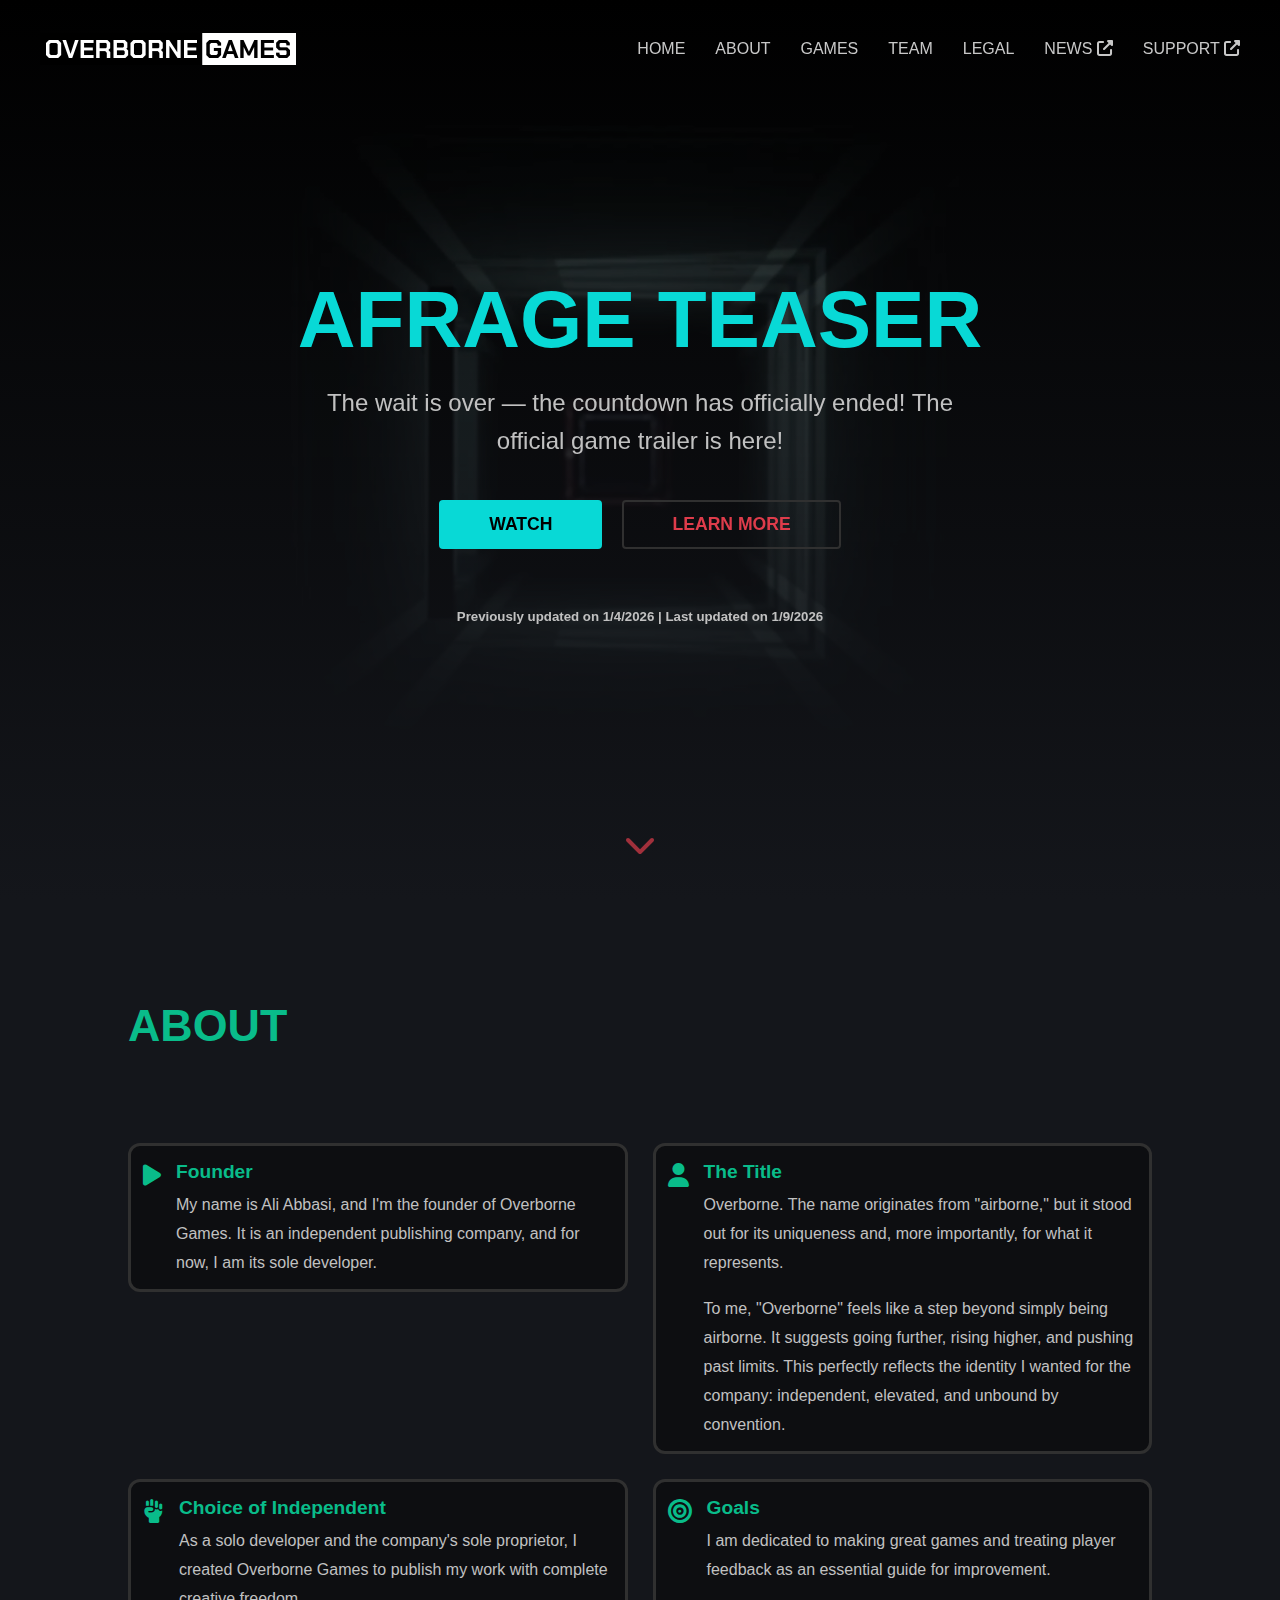
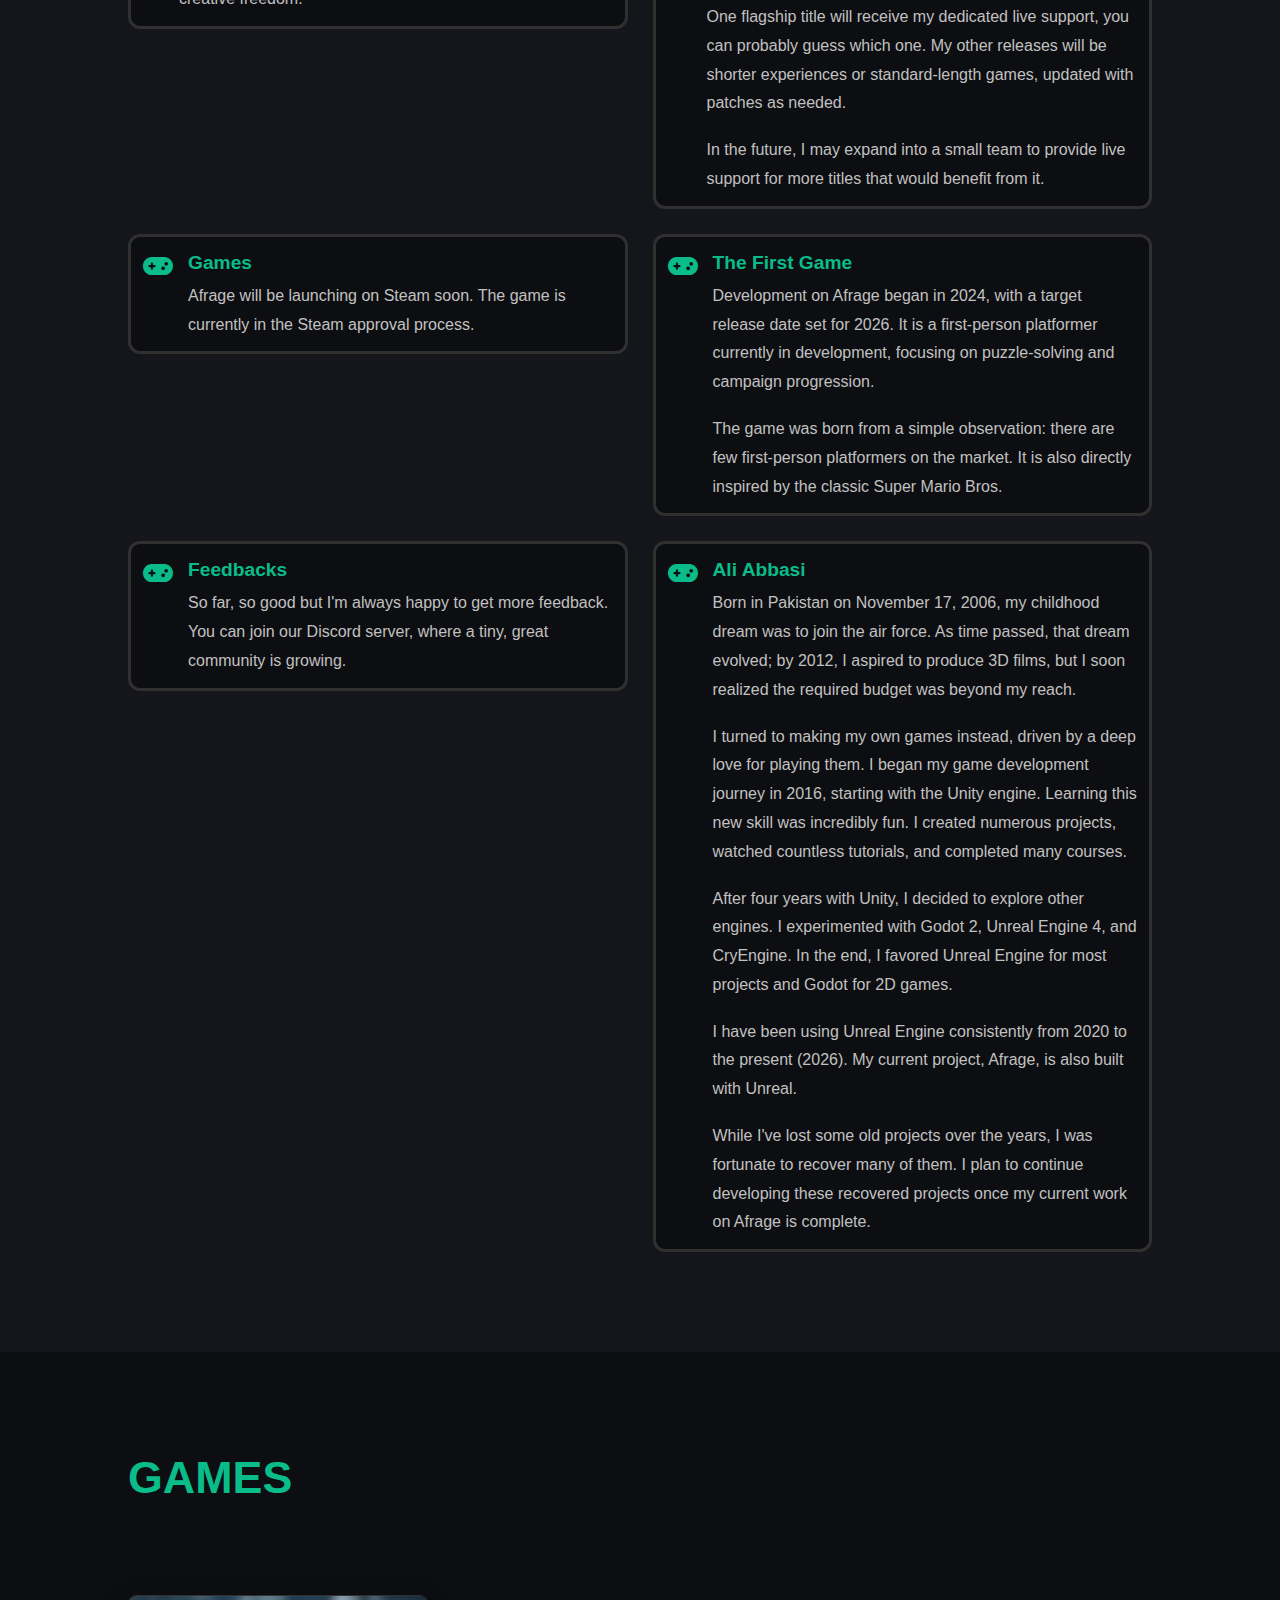
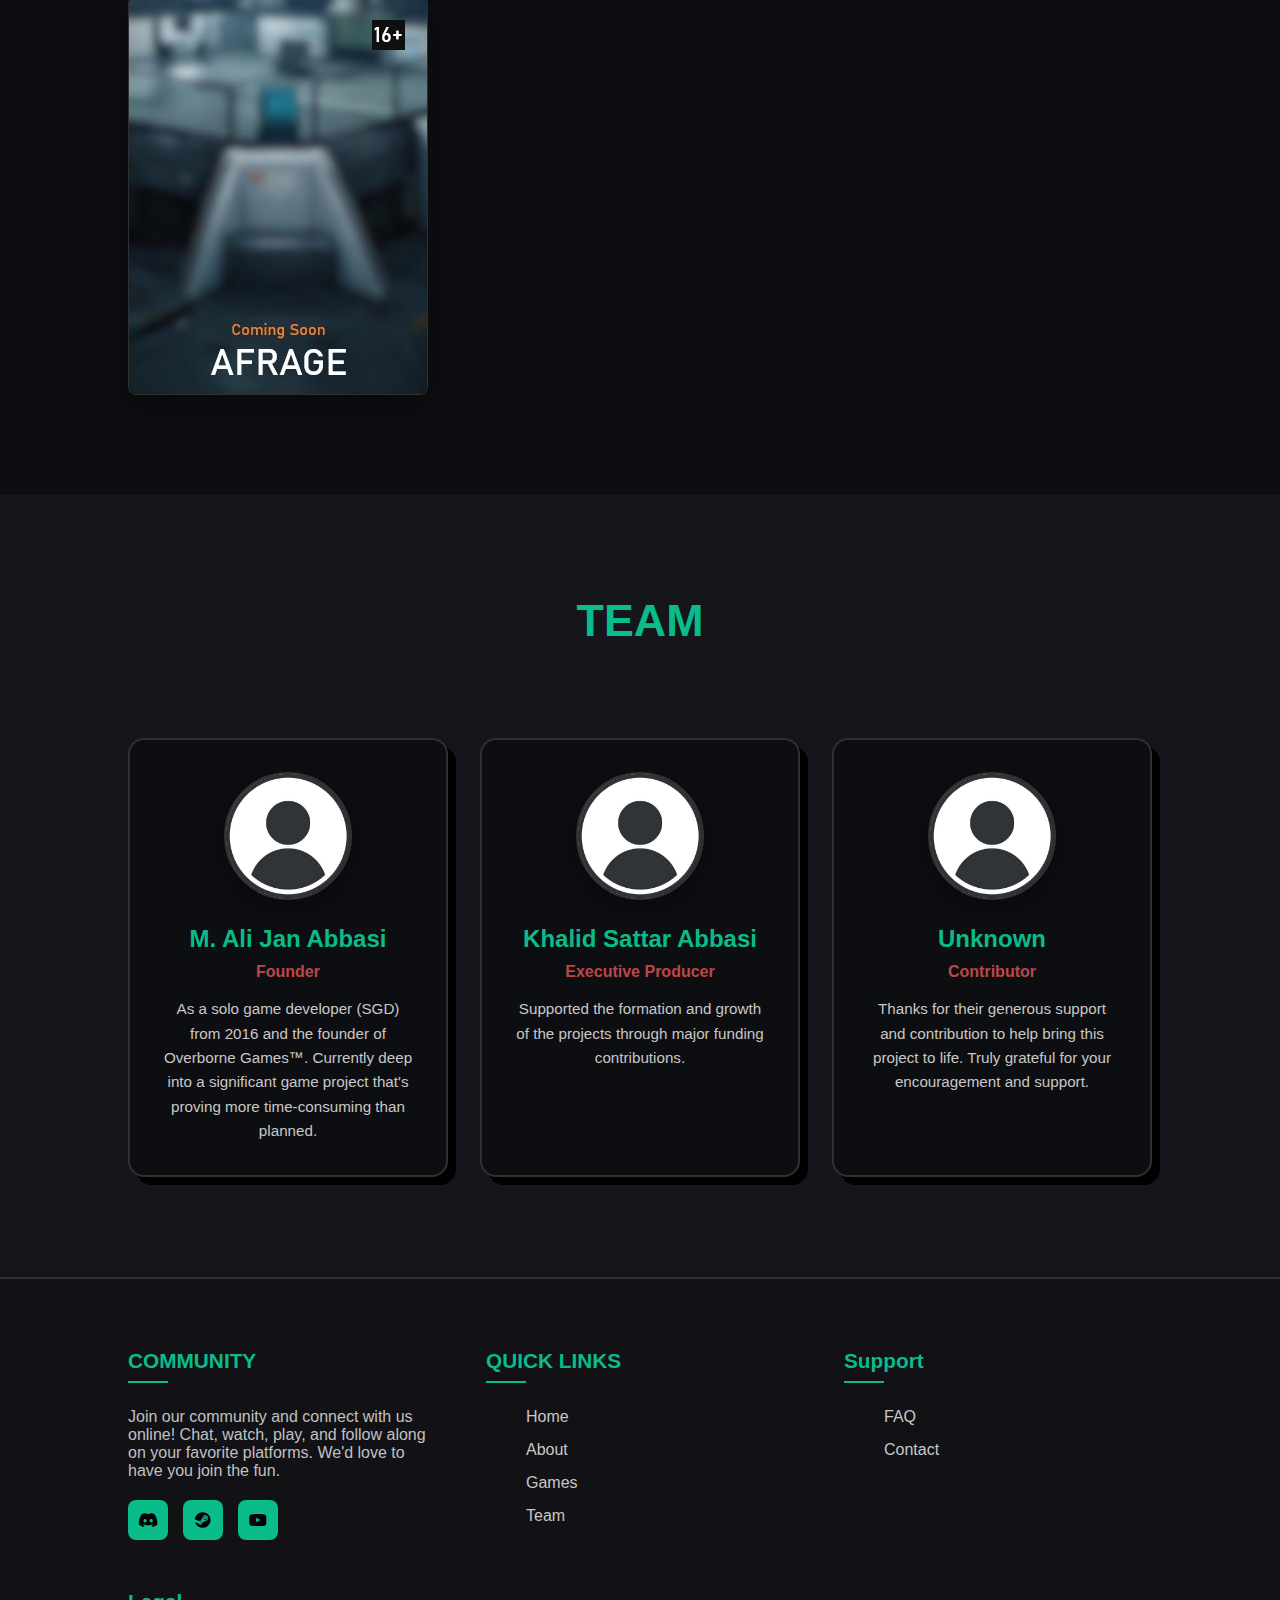
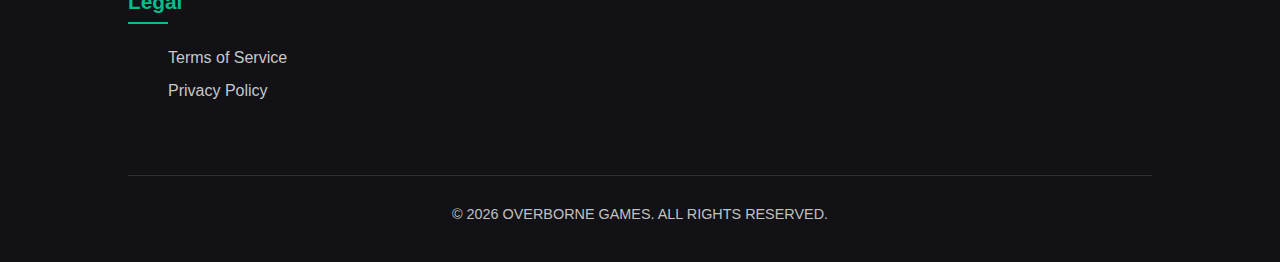
<file: index.html>
<!DOCTYPE html>

<html lang="en">

    <head>

        <!-- Website Title -->
        <title>Overborne Games</title>
        
        <link rel="icon" type="image/x-icon" href="source/images/og_logo.png">

        <!-- Includes -->
        <link rel="stylesheet" href="https://cdnjs.cloudflare.com/ajax/libs/font-awesome/6.4.0/css/all.min.css">
        <link rel="stylesheet" href="source/css/loader.css">
        <link rel="stylesheet" href="source/css/snowflake.css">
        <link rel="stylesheet" href="source/css/theme.css">

        <!-- Metadata -->
        <meta charset="UTF-8">
        <meta name="viewport" content="width=device-width, initial-scale=1.0">
        <meta name="description" content="The official website of Overborne Games">

        <!-- Facebook Meta Tags -->
        <meta property="og:url" content="https://overbornegames.com">
        <meta property="og:type" content="website">
        <meta property="og:title" content="Overborne Games">
        <meta property="og:description" content="The official website of Overborne Games">

        <!-- Twitter Meta Tags -->
        <meta name="twitter:card" content="summary">
        <meta property="twitter:domain" content="overbornegames.com">
        <meta property="twitter:url" content="https://overbornegames.com">
        <meta name="twitter:title" content="Overborne Games">
        <meta name="twitter:description" content="The official website of Overborne Games">
        <meta name="twitter:image" content="https://overbornegames.com/source/images/og_logo_meta.png">
        
    </head>

    <body>

        <!-- Loader -->
        <div class="loader"></div>

        <!-- Navigation Bar -->
        <nav>

            <a href="#" class="logo">

                <!-- Brand Title -->
                <img style="width: 256px" src="source/images/og_title.png">

            </a>

            <div class="nav-links" id="navLinks">

                <a href="#home">HOME</a>
                <a href="#about">ABOUT</a>
                <a href="#games">GAMES</a>
                <a href="#team">TEAM</a>
                <a href="#legal">LEGAL</a>
                <a href="maintenance/">NEWS <i class="fa-solid fa-up-right-from-square"></i></a>
                <a href="maintenance/"> SUPPORT <i class="fa-solid fa-up-right-from-square"></i></a>

            </div>

            <!-- Hamburger Menu Button -->
            <button class="hamburger" id="hamburger">
                <i class="fas fa-bars"></i>
            </button>

        </nav>

        <!-- Home Section -->
        <section id="home" class="hero">

            <div class="hero-bg">

                <section id="video-bg">
                    <video muted autoplay loop src="source/videos/homepage_loop.mp4"></video>
                </section>

            </div>

            <div class="hero-overlay"></div>

            <div class="hero-content">

                <h1>AFRAGE TEASER</h1>

                <p>
                    
                    The wait is over — the countdown has officially ended!
                    The official game trailer is here!
                
                </p>

                <div class="hero-btns">

                    <a href="https://youtu.be/U2nMj6RGFw4?si=YYK-W9m7h-abnIdR" target="youtube" class="btn btn-primary">WATCH</a>
                    <a href="maintenance/" class="btn btn-secondary">LEARN MORE</a>

                </div>

                <h5>Previously updated on 1/4/2026 | Last updated on 1/9/2026</h5>

            </div>

            <a href="#about" class="scroll-down">

                <i class="fas fa-chevron-down"></i>

            </a>

        </section>

        <!-- About Section -->
        <section id="about" class="section-primary">

            <div class="section-header">
                
                <h2>ABOUT</h2>
            
            </div>

            <div class="about-content">

                <div class="about-text">
                    
                    <div class="features">

                        <!--Founder-->

                        <div class="feature">

                            <i class="fa-solid fa-play"></i>
                            
                            <div>

                                <h4>Founder</h4>

                                <p>

                                    My name is Ali Abbasi, and I'm the founder of Overborne Games. It is an
                                    independent publishing company, and for now, I am its sole developer.

                                </p>

                            </div>

                        </div>

                        <!--The Title-->

                        <div class="feature">

                            <i class="fa-solid fa-user"></i>
                            
                            <div>

                                <h4>The Title</h4>

                                <p>

                                    Overborne. The name originates from "airborne," but it stood out for its
                                    uniqueness and, more importantly, for what it represents.

                                </p>

                                &nbsp;

                                <P>

                                    To me, "Overborne" feels like a step beyond simply being airborne. It suggests
                                    going further, rising higher, and pushing past limits. This perfectly reflects
                                    the identity I wanted for the company: independent, elevated, and unbound by
                                    convention.

                                </P>

                            </div>

                        </div>

                        <!--Choice of Independent-->

                        <div class="feature">

                            <i class="fa-solid fa-hand-fist"></i>
                            
                            <div>

                                <h4>Choice of Independent</h4>

                                <p>

                                    As a solo developer and the company's sole proprietor, I created Overborne
                                    Games to publish my work with complete creative freedom.

                                </p>

                            </div>

                        </div>

                        <!--Goals-->

                        <div class="feature">

                            <i class="fa-solid fa-bullseye"></i>
                            
                            <div>

                                <h4>Goals</h4>

                                <p>

                                    I am dedicated to making great games and treating player feedback as an
                                    essential guide for improvement.

                                </p>

                                &nbsp;

                                <p>

                                    One flagship title will receive my dedicated live support, you can probably
                                    guess which one. My other releases will be shorter experiences or
                                    standard-length games, updated with patches as needed.

                                </p>

                                &nbsp;

                                <p>

                                    In the future, I may expand into a small team to provide live support for more
                                    titles that would benefit from it.

                                </p>

                            </div>

                        </div>
                        
                        <!--Games-->

                        <div class="feature">

                            <i class="fa-solid fa-gamepad"></i>
                            
                            <div>

                                <h4>Games</h4>

                                <p>

                                    Afrage will be launching on Steam soon. The game is currently in the Steam approval process.

                                </p>

                            </div>

                        </div>

                        <!--The First Game-->

                        <div class="feature">

                            <i class="fa-solid fa-gamepad"></i>
                            
                            <div>

                                <h4>The First Game</h4>

                                <p>

                                    Development on Afrage began in 2024, with a target release date set for 2026.
                                    It is a first-person platformer currently in development, focusing on
                                    puzzle-solving and campaign progression.

                                </p>

                                &nbsp;
                                
                                <p>
                                    
                                    The game was born from a simple observation: there are few first-person
                                    platformers on the market. It is also directly inspired by the classic Super
                                    Mario Bros.
                                
                                </p>

                            </div>

                        </div>

                        <!--Feedbacks-->

                        <div class="feature">

                            <i class="fa-solid fa-gamepad"></i>
                            
                            <div>

                                <h4>Feedbacks</h4>

                                <p>

                                    So far, so good but I'm always happy to get more feedback. You can join our
                                    Discord server, where a tiny, great community is growing.

                                </p>

                            </div>

                        </div>

                        <!--Games-->

                        <div class="feature">

                            <i class="fa-solid fa-gamepad"></i>
                            
                            <div>

                                <h4>Ali Abbasi</h4>

                                <p>

                                    Born in Pakistan on November 17, 2006, my childhood dream was to join the air
                                    force. As time passed, that dream evolved; by 2012, I aspired to produce 3D
                                    films, but I soon realized the required budget was beyond my reach.

                                </p>

                                &nbsp;

                                <p>

                                    I turned to making my own games instead, driven by a deep love for playing
                                    them. I began my game development journey in 2016, starting with the Unity
                                    engine. Learning this new skill was incredibly fun. I created numerous
                                    projects, watched countless tutorials, and completed many courses.

                                </p>

                                &nbsp;

                                <p>

                                    After four years with Unity, I decided to explore other engines. I
                                    experimented with Godot 2, Unreal Engine 4, and CryEngine. In the end, I
                                    favored Unreal Engine for most projects and Godot for 2D games.

                                </p>

                                &nbsp;

                                <p>

                                    I have been using Unreal Engine consistently from 2020 to the present (2026).
                                    My current project, Afrage, is also built with Unreal.

                                </p>

                                &nbsp;

                                <p>

                                    While I've lost some old projects over the years, I was fortunate to recover
                                    many of them. I plan to continue developing these recovered projects once my
                                    current work on Afrage is complete.

                                </p>

                            </div>

                        </div>

                    </div>

                </div>

            </div>
            
        </section>

        <!-- Games Section -->
        <section id="games" class="section-secondary">
            <div class="section-header">
                <h2>GAMES</h2>
            </div>
            <div class="game-posters">
                <div class="screenshot blur-bg">
                    <img src="source/images/afrage.jpg" alt="Game Screenshot 1">
                </div>
            </div>
        </section>

        <!-- Team Section -->
        <section id="team" class="team">

            <div style="text-align: center;" class="section-header">
                <h2>TEAM</h2>
            </div>

            <div class="team-members">

                <div class="member">

                    <div class="member-photo blur-bg">

                        <img src="source/images/unknown_user.jpg">

                    </div>

                    <h3>M. Ali Jan Abbasi</h3>

                    <div class="member-role">Founder</div>

                    <div class="member-desc">
                        
                        As a solo game developer (SGD) from 2016 and the founder of Overborne Games&trade;.
                        Currently deep into a significant game project that's proving more time-consuming than planned.
                    
                    </div>

                </div>
                
                <div class="member">
                    <div class="member-photo blur-bg">
                        <img src="source/images/unknown_user.jpg">
                    </div>
                    <h3>Khalid Sattar Abbasi</h3>
                    <div class="member-role">Executive Producer</div>
                    <div class="member-desc">Supported the formation and growth of the projects through major funding contributions.</div>
                </div>

                <div class="member">
                    <div class="member-photo blur-bg">
                        <img src="source/images/unknown_user.jpg">
                    </div>
                    <h3>Unknown</h3>
                    <div class="member-role">Contributor</div>
                    <div class="member-desc">
                        
                        Thanks for their generous support and contribution to help bring this project to life. Truly grateful for your encouragement and support.
                    
                    </div>
                </div>
            </div>
        </section>

        <!-- Snowflakes-->
        <div class="snowflakes" aria-hidden="true">
            <div class="snowflake">
                <div class="inner">❅</div>
            </div>
            <div class="snowflake">
                <div class="inner">❅</div>
            </div>
            <div class="snowflake">
                <div class="inner">❅</div>
            </div>
            <div class="snowflake">
                <div class="inner">❅</div>
            </div>
            <div class="snowflake">
                <div class="inner">❅</div>
            </div>
            <div class="snowflake">
                <div class="inner">❅</div>
            </div>
            <div class="snowflake">
                <div class="inner">❅</div>
            </div>
            <div class="snowflake">
                <div class="inner">❅</div>
            </div>
            <div class="snowflake">
                <div class="inner">❅</div>
            </div>
            <div class="snowflake">
                <div class="inner">❅</div>
            </div>
        </div>

        <!-- Footer -->
        <footer id="legal">

            <div class="footer-content">

                <div class="footer-col">

                    <h3>COMMUNITY</h3>

                    <p>
                        
                        Join our community and connect with us online! Chat, watch, play, and follow along on your favorite platforms.
                        We'd love to have you join the fun.
                    
                    </p>

                    <div class="social-links" style="justify-content: flex-start; margin-top: 20px;">

                        <a href="https://discord.gg/EhjquWrPEh" target="coming"><i class="fab fa-discord"></i></a>
                        <a href="#"><i class="fab fa-steam"></i></a>
                        <a href="https://www.youtube.com/@OverborneGames" target="new-tab"><i class="fab fa-youtube"></i></a>

                    </div>

                </div>

                <div class="footer-col">
                    <h3>QUICK LINKS</h3>
                    <ul class="footer-links">
                        <li><a href="#home">Home</a></li>
                        <li><a href="#about">About</a></li>
                        <li><a href="#games">Games</a></li>
                        <li><a href="#team">Team</a></li>
                    </ul>
                </div>
                <div class="footer-col">
                    <h3>Support</h3>
                    <ul class="footer-links">
                        <li><a href="maintenance/">FAQ</a></li>
                        <li><a href="maintenance/">Contact</a></li>
                    </ul>
                </div>
                <div class="footer-col">
                    <h3>Legal</h3>
                    <ul class="footer-links">
                        <li><a href="legal/terms-of-services/">Terms of Service</a></li>
                        <li><a href="maintenance/">Privacy Policy</a></li>
                    </ul>
                </div>
            </div>

            <div class="copyright">

                <p>&copy; 2026 OVERBORNE GAMES. ALL RIGHTS RESERVED.</p>

            </div>

        </footer>

        <script src="source/js/script.js"></script>

    </body>

</html>
</file>
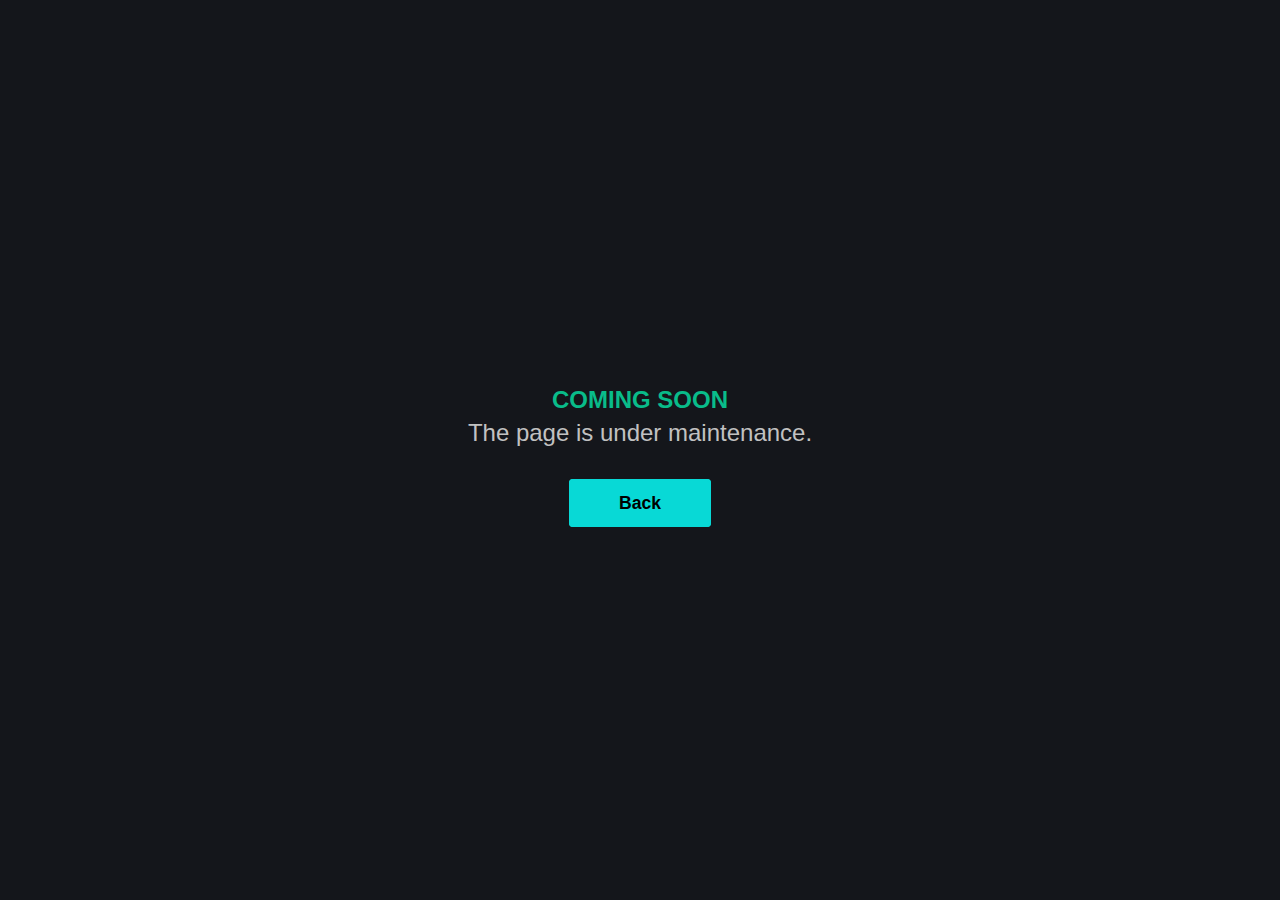
<file: maintenance/index.html>
<!DOCTYPE html>
<html lang="en">

<head>

    <!-- Website Title -->
    <title>Maintenance</title>

    <link rel="icon" type="image/x-icon" href="/source/images/og_logo.png">

    <!-- Includes -->
    <link rel="stylesheet" href="https://cdnjs.cloudflare.com/ajax/libs/font-awesome/6.4.0/css/all.min.css">
    <link rel="stylesheet" href="/source/css/theme.css">
    <link rel="stylesheet" href="/source/css/snowflake.css">

    <!-- Metadata -->
    <meta charset="UTF-8">
    <meta name="viewport" content="width=device-width, initial-scale=1.0">
    
</head>

    <body>

        <!-- Loader -->
        <div class="loader"></div>

        <!-- Home Section -->
        <section id="home" class="hero">

            <div class="hero-content">

                <h2>COMING SOON</h2>

                <p>The page is under maintenance.</p>

                <a href="/" class="btn btn-primary">Back</a>

            </div>

        </section>

        <script src="/source/js/script.js"></script>

        <!-- Snowflakes-->
        <div class="snowflakes" aria-hidden="true">
            <div class="snowflake">
                <div class="inner">❅</div>
            </div>
            <div class="snowflake">
                <div class="inner">❅</div>
            </div>
            <div class="snowflake">
                <div class="inner">❅</div>
            </div>
            <div class="snowflake">
                <div class="inner">❅</div>
            </div>
            <div class="snowflake">
                <div class="inner">❅</div>
            </div>
            <div class="snowflake">
                <div class="inner">❅</div>
            </div>
            <div class="snowflake">
                <div class="inner">❅</div>
            </div>
            <div class="snowflake">
                <div class="inner">❅</div>
            </div>
            <div class="snowflake">
                <div class="inner">❅</div>
            </div>
            <div class="snowflake">
                <div class="inner">❅</div>
            </div>
        </div>

    </body>

</html>
</file>
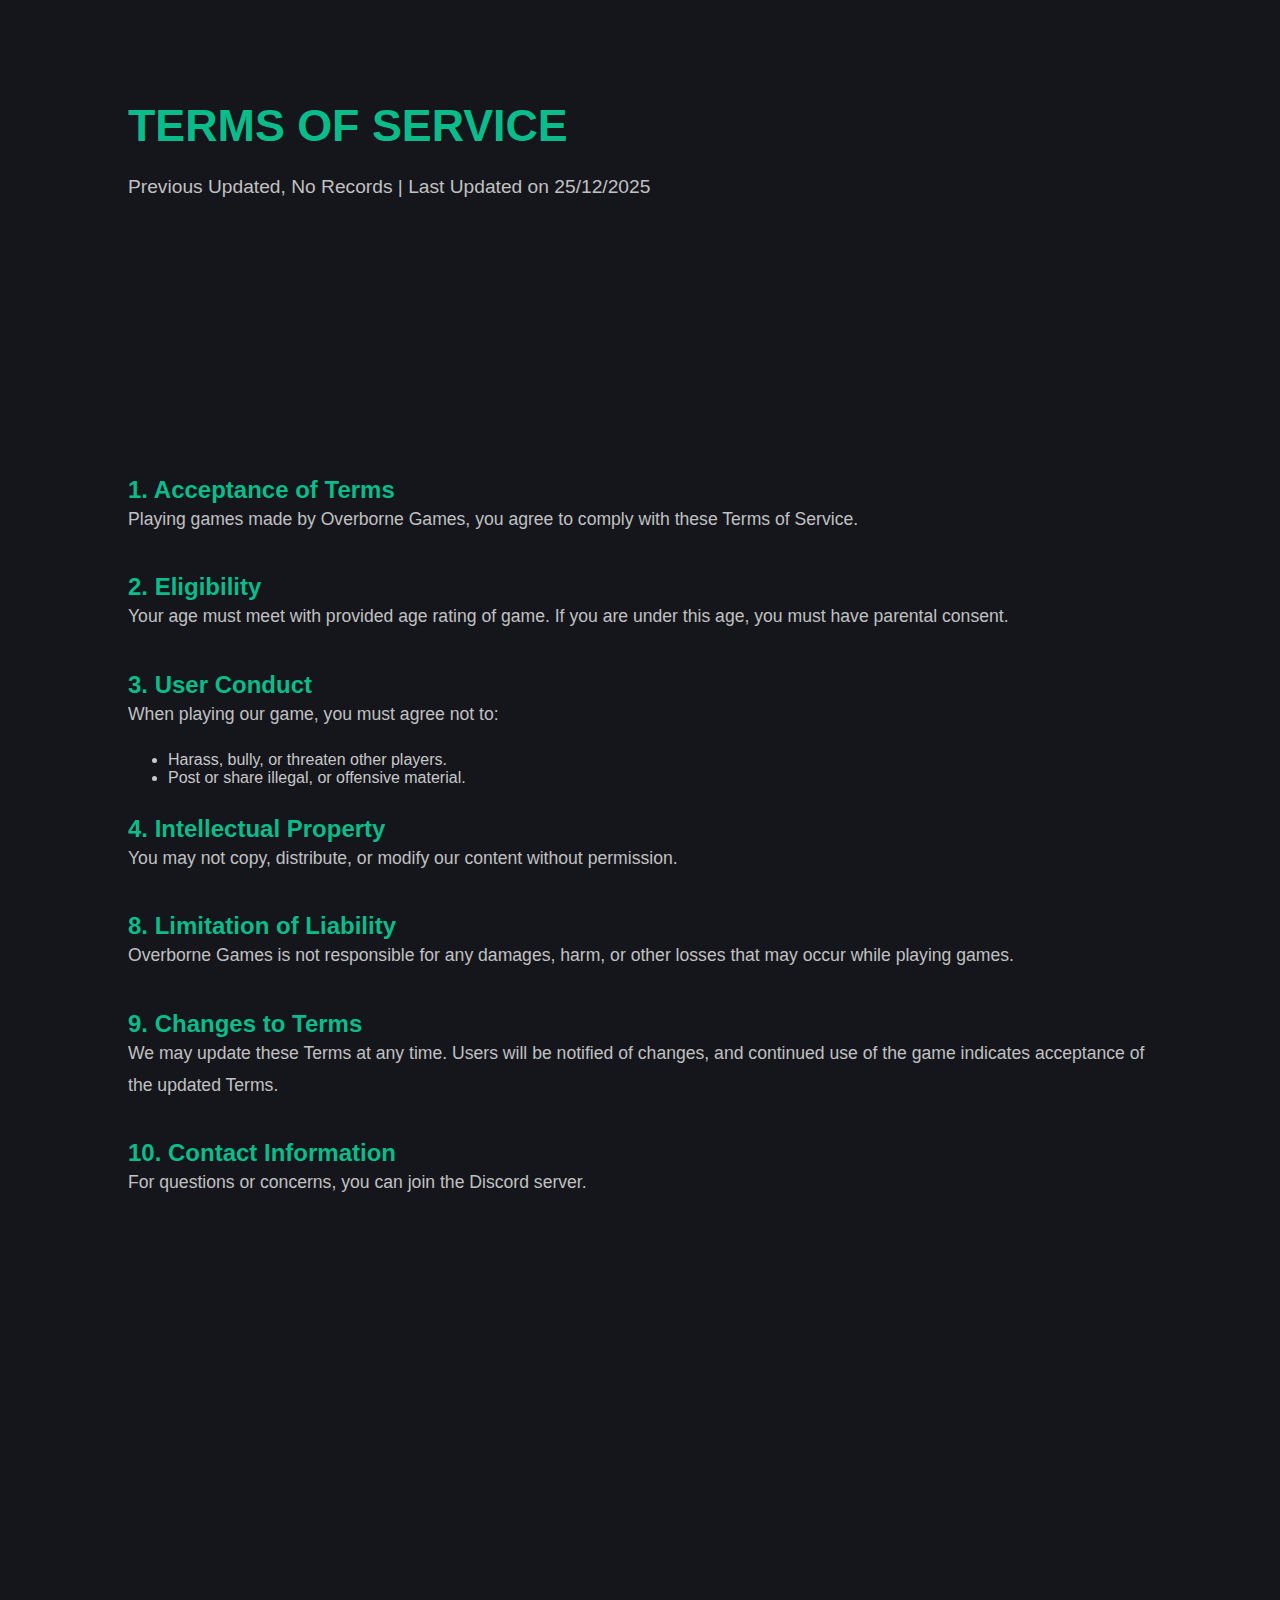
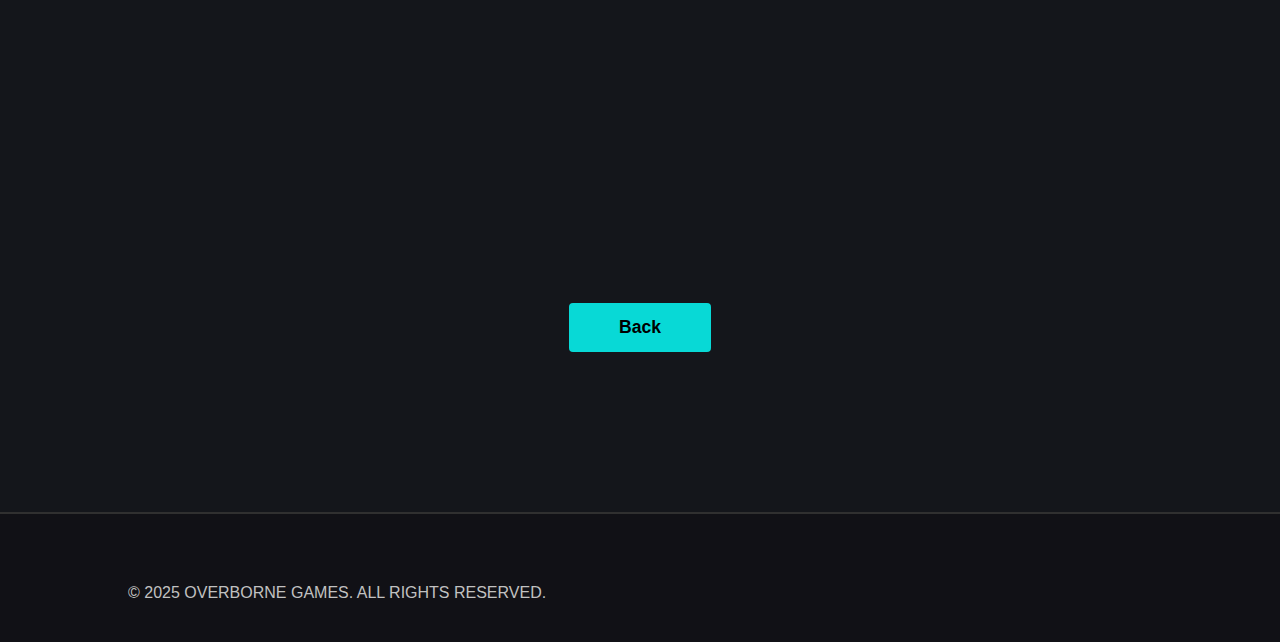
<file: legal/terms-of-services/index.html>
<!DOCTYPE html>
<html lang="en">

<head>

    <!-- Website Title -->
    <title>Terms of Service</title>
    
    <link rel="icon" type="image/x-icon" href="source/images/og_logo.png">

    <!-- Includes -->
    <link rel="stylesheet" href="https://cdnjs.cloudflare.com/ajax/libs/font-awesome/6.4.0/css/all.min.css">
    <link rel="stylesheet" href="/source/css/theme.css">
    <link rel="stylesheet" href="/source/css/snowflake.css">

    <!-- Metadata -->
    <meta charset="UTF-8">
    <meta name="viewport" content="width=device-width, initial-scale=1.0">
    
</head>

    <body>

        <!-- Loader -->
        <div class="loader"></div>

        <!-- TOS Section -->
        <section>

            <div class="section-header">
                
                <h2>TERMS OF SERVICE</h2>
                <p>Previous Updated, No Records | Last Updated on 25/12/2025</p>
            
            </div>
        
        </section>

        <section class="about-text">

            <h2>1. Acceptance of Terms</h2>

            <p>
                Playing games made by Overborne Games, you agree to comply with these Terms of Service.
            </p>

            <br>

            <h2>2. Eligibility</h2>

            <p>
                Your age must meet with provided age rating of game.
                If you are under this age, you must have parental consent.
            </p>

            <br>

            <h2>3. User Conduct</h2>

            <p>When playing our game, you must agree not to:</p>

            <ul>
                <li>Harass, bully, or threaten other players.</li>
                <li>Post or share illegal, or offensive material.</li>
            </ul>

            <br>

            <h2>4. Intellectual Property</h2>

            <p>
                You may not copy, distribute, or modify our content without permission.
            </p>

            <br>

            <h2>8. Limitation of Liability</h2>

            <p>Overborne Games is not responsible for any damages, harm, or other losses that may occur while playing games.</p>

            <br>

            <h2>9. Changes to Terms</h2>

            <p>
                We may update these Terms at any time.
                Users will be notified of changes, and continued use of the game indicates acceptance of the updated Terms.
            </p>

            <br>

            <h2>10. Contact Information</h2>

            <p>For questions or concerns, you can join the Discord server.</a></p>

            <iframe src="https://discord.com/widget?id=1129415621898141778&theme=dark"
            width="480" height="480" allowtransparency="true" frameborder="0"
            sandbox="allow-popups allow-popups-to-escape-sandbox allow-same-origin allow-scripts"></iframe>
        
        </section>

        <section class="hero-btns">

            <a href="/" class="btn btn-primary">Back</a>

        </section>

        <!-- Snowflakes-->
        <div class="snowflakes" aria-hidden="true">
            <div class="snowflake">
                <div class="inner">❅</div>
            </div>
            <div class="snowflake">
                <div class="inner">❅</div>
            </div>
            <div class="snowflake">
                <div class="inner">❅</div>
            </div>
            <div class="snowflake">
                <div class="inner">❅</div>
            </div>
            <div class="snowflake">
                <div class="inner">❅</div>
            </div>
            <div class="snowflake">
                <div class="inner">❅</div>
            </div>
            <div class="snowflake">
                <div class="inner">❅</div>
            </div>
            <div class="snowflake">
                <div class="inner">❅</div>
            </div>
            <div class="snowflake">
                <div class="inner">❅</div>
            </div>
            <div class="snowflake">
                <div class="inner">❅</div>
            </div>
        </div>

        <!-- Footer -->
        <footer>

            <p>&copy; 2025 OVERBORNE GAMES. ALL RIGHTS RESERVED.</p>

        </footer>

        <script src="/source/js/script.js"></script>

    </body>

</html>
</file>
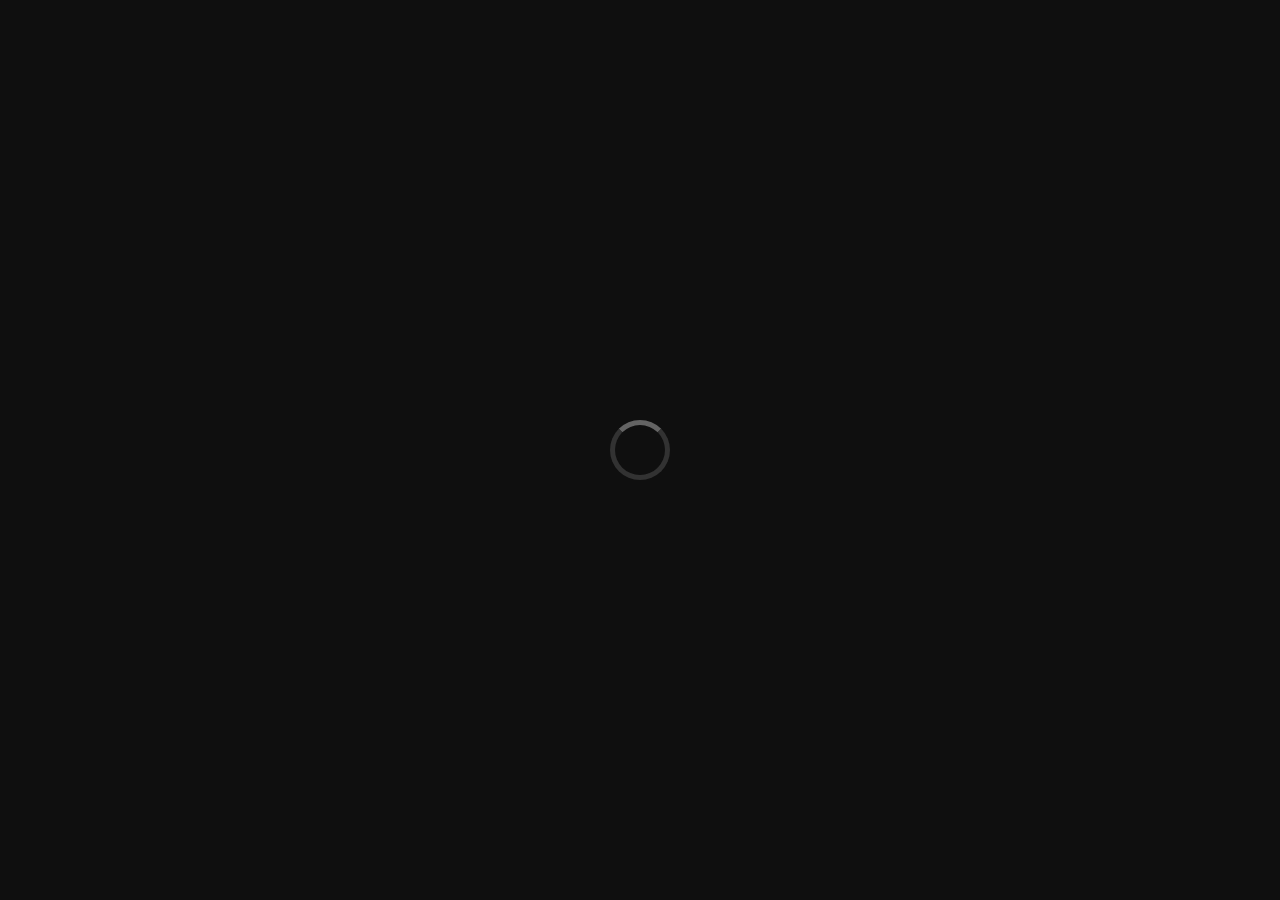
<file: pages/coming_page.html>
<!DOCTYPE html>
<html lang="en">

<head>

    <!-- Website Title -->
    <title>Overborne Games</title>

    <!-- Includes -->
    <link rel="stylesheet" href="https://cdnjs.cloudflare.com/ajax/libs/font-awesome/6.4.0/css/all.min.css">
    <link rel="stylesheet" href="../loader.css">
    <link rel="stylesheet" href="../styles.css">

    <!-- Metadata -->
    <meta charset="UTF-8">
    <meta name="viewport" content="width=device-width, initial-scale=1.0">
    
</head>

    <body>

        <!-- Loader -->
        <div class="loader"></div>

        <!-- Home Section -->
        <section id="home" class="hero">

            <div class="hero-content">

                <h2>COMING SOON</h2>

                <p>This page is under maintenance.</p>

                <a href="../index.html" class="btn btn-primary">Back</a>

            </div>

        </section>

        <script src="../script.js"></script>

    </body>

</html>
</file>
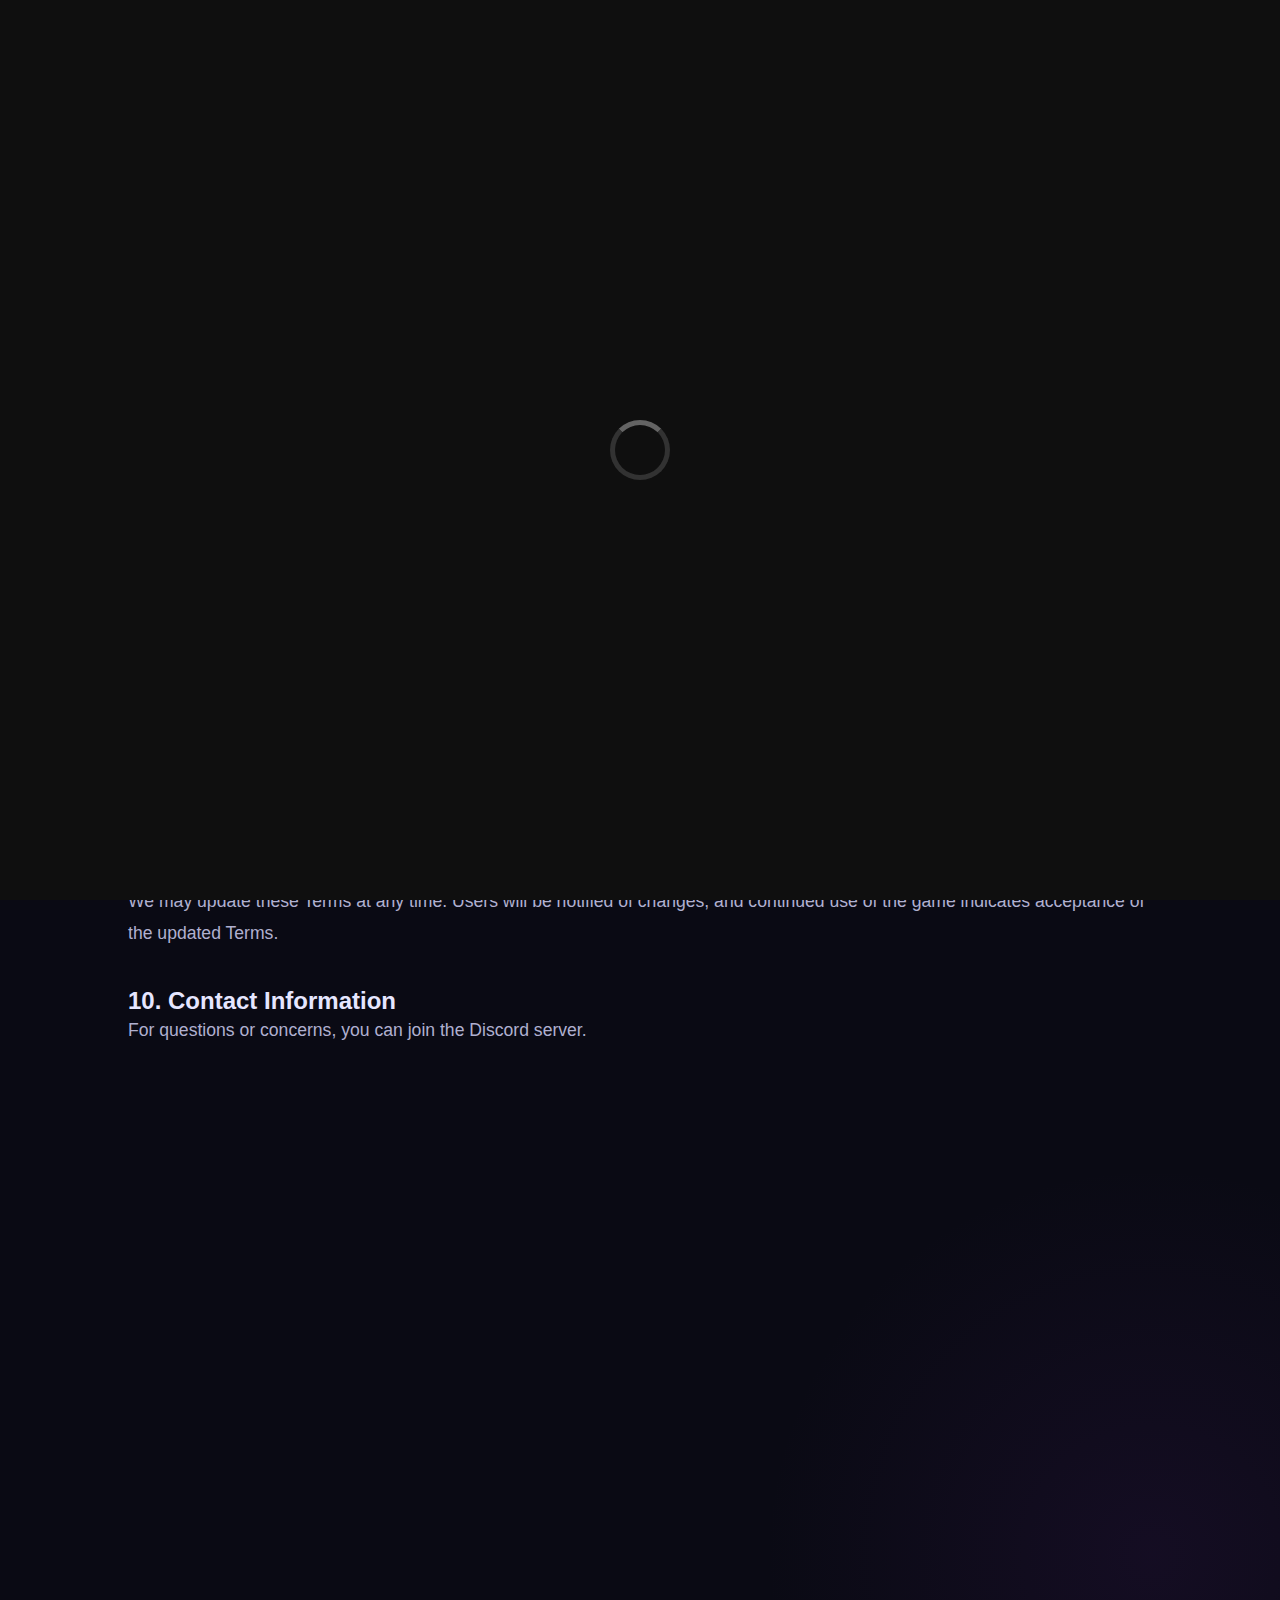
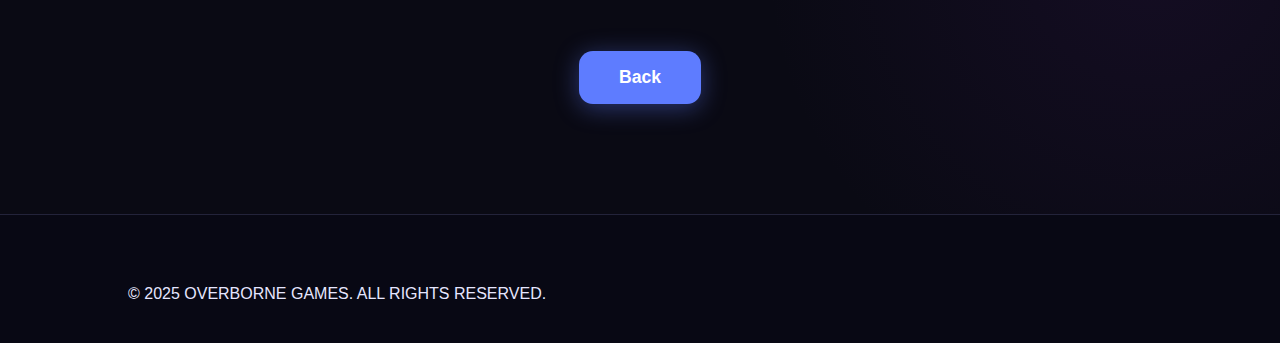
<file: pages/tos.html>
<!DOCTYPE html>
<html lang="en">

<head>

    <!-- Website Title -->
    <title>Overborne Games</title>

    <!-- Includes -->
    <link rel="stylesheet" href="https://cdnjs.cloudflare.com/ajax/libs/font-awesome/6.4.0/css/all.min.css">
    <link rel="stylesheet" href="../loader.css">
    <link rel="stylesheet" href="../styles.css">
    <link rel="stylesheet" href="../snowflake.css">

    <!-- Metadata -->
    <meta charset="UTF-8">
    <meta name="viewport" content="width=device-width, initial-scale=1.0">
    
</head>

    <body>

        <!-- Loader -->
        <div class="loader"></div>

        <!-- TOS Section -->
        <section>

            <div class="section-header">
                
                <h2>TERMS OF SERVICE</h2>
                <p>Previous Updated, No Records | Last Updated on 25/12/2025</p>
            
            </div>
        
        </section>

        <section class="about-text">

            <h2>1. Acceptance of Terms</h2>

            <p>
                Playing games made by Overborne Games&trade;, you agree to comply with these Terms of Service.
            </p>

            <br>

            <h2>2. Eligibility</h2>

            <p>
                Your age must meet with provided age rating of game.
                If you are under this age, you must have parental consent.
            </p>

            <br>

            <h2>3. User Conduct</h2>

            <p>When playing our game, you must agree not to:</p>

            <ul>
                <li>Harass, bully, or threaten other players.</li>
                <li>Post or share illegal, or offensive material.</li>
            </ul>

            <br>

            <h2>4. Intellectual Property</h2>

            <p>
                You may not copy, distribute, or modify our content without permission.
            </p>

            <br>

            <h2>8. Limitation of Liability</h2>

            <p>Overborne Games&trade; is not responsible for any damages, harm, or other losses that may occur while playing games.</p>

            <br>

            <h2>9. Changes to Terms</h2>

            <p>
                We may update these Terms at any time.
                Users will be notified of changes, and continued use of the game indicates acceptance of the updated Terms.
            </p>

            <br>

            <h2>10. Contact Information</h2>

            <p>For questions or concerns, you can join the Discord server.</a></p>

            <iframe src="https://discord.com/widget?id=1129415621898141778&theme=dark"
            width="480" height="480" allowtransparency="true" frameborder="0"
            sandbox="allow-popups allow-popups-to-escape-sandbox allow-same-origin allow-scripts"></iframe>
        
        </section>

        <section class="hero-btns">

            <a href="../index.html" class="btn btn-primary">Back</a>

        </section>

        <!-- Snowflakes-->
        <div class="snowflakes" aria-hidden="true">
            <div class="snowflake">
                <div class="inner">❅</div>
            </div>
            <div class="snowflake">
                <div class="inner">❅</div>
            </div>
            <div class="snowflake">
                <div class="inner">❅</div>
            </div>
            <div class="snowflake">
                <div class="inner">❅</div>
            </div>
            <div class="snowflake">
                <div class="inner">❅</div>
            </div>
            <div class="snowflake">
                <div class="inner">❅</div>
            </div>
            <div class="snowflake">
                <div class="inner">❅</div>
            </div>
            <div class="snowflake">
                <div class="inner">❅</div>
            </div>
            <div class="snowflake">
                <div class="inner">❅</div>
            </div>
            <div class="snowflake">
                <div class="inner">❅</div>
            </div>
        </div>

        <!-- Footer -->
        <footer>

            <p>&copy; 2025 OVERBORNE GAMES. ALL RIGHTS RESERVED.</p>

        </footer>

        <script src="../script.js"></script>

    </body>

</html>
</file>
<file: source/css/loader.css>
/* Prevent scrolling while loading */
body.loading {
    overflow: hidden;
}

/* Loader */
.loader {
    position: fixed;
    top: 0;
    left: 0;
    width: 100vw;
    height: 100vh;
    background-color: rgb(15, 15, 15);
    display: flex;
    justify-content: center;
    align-items: center;
    z-index: 9999;
    transition: opacity 0.75s ease, visibility 0.75s ease;
}

/* Hide loader */
.loader-hidden {
    opacity: 0;
    visibility: hidden;
}

/* Spinner */
.loader::after {
    content: "";
    width: 50px;
    height: 50px;
    border: 5px solid rgb(50, 50, 50);
    border-top-color: rgb(100, 100, 100);
    border-radius: 50%;
    animation: loading 0.5s linear infinite;
}

/* Animation */
@keyframes loading {
    from {
        transform: rotate(0turn);
    }
    to {
        transform: rotate(1turn);
    }
}
</file>
<file: source/css/snowflake.css>
/* customizable snowflake styling */
.snowflake {
  color: #fff;
  font-size: 0.5em;
  font-family: 'Segoe UI', sans-serif;
  text-shadow: 0 0 5px #000;
}

.snowflake,.snowflake .inner{animation-iteration-count:infinite;animation-play-state:running}@keyframes snowflakes-fall{0%{transform:translateY(0)}100%{transform:translateY(110vh)}}@keyframes snowflakes-shake{0%,100%{transform:translateX(0)}50%{transform:translateX(80px)}}.snowflake{position:fixed;top:-10%;z-index:9999;-webkit-user-select:none;user-select:none;cursor:default;pointer-events:none;animation-name:snowflakes-shake;animation-duration:3s;animation-timing-function:ease-in-out}.snowflake .inner{animation-duration:10s;animation-name:snowflakes-fall;animation-timing-function:linear}.snowflake:nth-of-type(0){left:1%;animation-delay:0s}.snowflake:nth-of-type(0) .inner{animation-delay:0s}.snowflake:first-of-type{left:10%;animation-delay:1s}.snowflake:first-of-type .inner,.snowflake:nth-of-type(8) .inner{animation-delay:1s}.snowflake:nth-of-type(2){left:20%;animation-delay:.5s}.snowflake:nth-of-type(2) .inner,.snowflake:nth-of-type(6) .inner{animation-delay:6s}.snowflake:nth-of-type(3){left:30%;animation-delay:2s}.snowflake:nth-of-type(11) .inner,.snowflake:nth-of-type(3) .inner{animation-delay:4s}.snowflake:nth-of-type(4){left:40%;animation-delay:2s}.snowflake:nth-of-type(10) .inner,.snowflake:nth-of-type(4) .inner{animation-delay:2s}.snowflake:nth-of-type(5){left:50%;animation-delay:3s}.snowflake:nth-of-type(5) .inner{animation-delay:8s}.snowflake:nth-of-type(6){left:60%;animation-delay:2s}.snowflake:nth-of-type(7){left:70%;animation-delay:1s}.snowflake:nth-of-type(7) .inner{animation-delay:2.5s}.snowflake:nth-of-type(8){left:80%;animation-delay:0s}.snowflake:nth-of-type(9){left:90%;animation-delay:1.5s}.snowflake:nth-of-type(9) .inner{animation-delay:3s}.snowflake:nth-of-type(10){left:25%;animation-delay:0s}.snowflake:nth-of-type(11){left:65%;animation-delay:2.5s}
</file>
<file: loader.css>
/* Prevent scrolling while loading */
body.loading {
    overflow: hidden;
}

/* Loader */
.loader {
    position: fixed;
    top: 0;
    left: 0;
    width: 100vw;
    height: 100vh;
    background-color: rgb(15, 15, 15);
    display: flex;
    justify-content: center;
    align-items: center;
    z-index: 9999;
    transition: opacity 0.75s ease, visibility 0.75s ease;
}

/* Hide loader */
.loader-hidden {
    opacity: 0;
    visibility: hidden;
}

/* Spinner */
.loader::after {
    content: "";
    width: 50px;
    height: 50px;
    border: 5px solid rgb(50, 50, 50);
    border-top-color: rgb(100, 100, 100);
    border-radius: 50%;
    animation: loading 0.5s linear infinite;
}

/* Animation */
@keyframes loading {
    from {
        transform: rotate(0turn);
    }
    to {
        transform: rotate(1turn);
    }
}
</file>
<file: styles.css>
* {
    margin: 0;
    padding: 0;
    box-sizing: border-box;
    font-family: -apple-system, BlinkMacSystemFont, 'Segoe UI', Roboto, Oxygen, sans-serif;
}

:root {
    --primary-bg: #0a0a14;
    --card-bg: rgba(25, 25, 40, 0.8);
    --navbar-bg: rgba(20, 20, 35, 0.85);
    --accent: #5e7cff;
    --accent-light: #7d95ff;
    --text: #e6e6ff;
    --text-secondary: #b0b0d0;
    --border: rgba(100, 100, 150, 0.3);
    --success: #4ade80;
}

body {
    background: var(--primary-bg);
    color: var(--text);
    background-image: 
        radial-gradient(circle at 10% 20%, rgba(40, 40, 100, 0.15) 0%, transparent 20%),
        radial-gradient(circle at 90% 80%, rgba(80, 30, 120, 0.15) 0%, transparent 20%);
    min-height: 100vh;
    overflow-x: hidden;
}

section#video-bg {
    width: 100%;
    height: 100vh;
    position: relative;
    display: flex;
    align-items: center;
}

section#video-bg video {
    position: absolute;
    top: 0;
    left: 0;
    width: 100%;
    height: 100%;
    object-fit: cover;
}

/* Blur and transparency effects */
.blur-bg {
    background: var(--card-bg);
    backdrop-filter: blur(12px);
    -webkit-backdrop-filter: blur(12px);
    border: 1px solid var(--border);
    border-radius: 16px;
    box-shadow: 0 8px 32px rgba(0, 0, 0, 0.3);
}

/* Navbar styling */
nav {
    position: fixed;
    top: 0;
    left: 0;
    width: 100%;
    padding: 20px 5%;
    display: flex;
    justify-content: space-between;
    align-items: center;
    z-index: 1000;
    background: var(--navbar-bg);
    backdrop-filter: blur(10px);
    -webkit-backdrop-filter: blur(10px);
    border-bottom: 1px solid var(--border);
    transition: all 0.3s ease;
}

ul {
    margin: 10px 0;
    padding-left: 20px;
    color: var(--text-secondary);
}

.logo {
    display: flex;
    align-items: center;
    gap: 12px;
    font-size: 24px;
    font-weight: 700;
    color: var(--text);
    text-decoration: none;
}

.logo-icon {
    background: linear-gradient(135deg, var(--accent), var(--accent-light));
    width: 36px;
    height: 36px;
    border-radius: 10px;
    display: flex;
    align-items: center;
    justify-content: center;
}

.nav-links {
    display: flex;
    gap: 30px;
}

.nav-links a {
    color: var(--text-secondary);
    text-decoration: none;
    font-weight: 500;
    transition: all 0.3s ease;
    position: relative;
    padding: 8px 0;
}

.nav-links a:hover, .nav-links a.active {
    color: var(--text);
}

.nav-links a::after {
    content: '';
    position: absolute;
    bottom: 0;
    left: 0;
    width: 0;
    height: 2px;
    background: var(--accent);
    transition: width 0.3s ease;
}

.nav-links a:hover::after, .nav-links a.active::after {
    width: 100%;
}

.nav-cta {
    background: var(--accent);
    color: white;
    padding: 10px 24px;
    border-radius: 12px;
    font-weight: 600;
    text-decoration: none;
    transition: all 0.3s ease;
    box-shadow: 0 4px 20px rgba(94, 124, 255, 0.3);
}

.nav-cta:hover {
    background: var(--accent-light);
    transform: translateY(-2px);
    box-shadow: 0 6px 25px rgba(94, 124, 255, 0.4);
}

/* Hero section */
.hero {
    height: 100vh;
    display: flex;
    flex-direction: column;
    align-items: center;
    justify-content: center;
    text-align: center;
    padding: 0 20px;
    position: relative;
    overflow: hidden;
}

.hero-bg {
    position: absolute;
    top: 0;
    left: 0;
    width: 100%;
    height: 100%;
    z-index: -2;
}

.hero-bg img {
    width: 100%;
    height: 100%;
    object-fit: cover;
    filter: brightness(0.7);
}

.hero-overlay {
    position: absolute;
    top: 0;
    left: 0;
    width: 100%;
    height: 100%;
    background: linear-gradient(to bottom, rgba(10, 10, 20, 0.9), rgba(10, 10, 30, 0.7));
    z-index: -1;
}

.hero-content {
    max-width: 900px;
    z-index: 1;
}

.hero h1 {
    font-size: 5rem;
    font-weight: 800;
    margin-bottom: 20px;
    background: linear-gradient(to right, #e6e6ff, #b0b0ff);
    -webkit-background-clip: text;
    background-clip: text;
    color: transparent;
    line-height: 1.1;
    text-shadow: 0 2px 10px rgba(0, 0, 0, 0.2);
}

.hero p {
    font-size: 1.5rem;
    max-width: 700px;
    margin: 0 auto 40px;
    color: var(--text-secondary);
    line-height: 1.6;
}

.hero-btns {
    display: flex;
    gap: 20px;
    margin-bottom: 60px;
    justify-content: center;
}

.btn {
    padding: 16px 40px;
    border-radius: 14px;
    font-size: 1.1rem;
    font-weight: 600;
    text-decoration: none;
    transition: all 0.3s ease;
}

.btn-primary {
    background: var(--accent);
    color: white;
    box-shadow: 0 4px 25px rgba(94, 124, 255, 0.4);
}

.btn-primary:hover {
    background: var(--accent-light);
    transform: translateY(-3px);
    box-shadow: 0 6px 30px rgba(94, 124, 255, 0.5);
}

.btn-secondary {
    background: transparent;
    color: var(--text);
    border: 2px solid var(--border);
}

.btn-secondary:hover {
    background: rgba(255, 255, 255, 0.05);
    transform: translateY(-3px);
}

.scroll-down {
    position: absolute;
    bottom: 40px;
    animation: bounce 2s infinite;
    z-index: 2;
}

.scroll-down i {
    font-size: 2rem;
    color: var(--text);
    opacity: 0.7;
    transition: opacity 0.3s ease;
}

.scroll-down:hover i {
    opacity: 1;
}

@keyframes bounce {
    0%, 20%, 50%, 80%, 100% {transform: translateY(0);}
    40% {transform: translateY(-20px);}
    60% {transform: translateY(-10px);}
}

/* Section styling */
section {
    padding: 50px 10%;
}

.section-header {
    text-align: center;
    margin-bottom: 70px;
}

.section-header h2 {
    font-size: 2.8rem;
    margin-bottom: 20px;
    position: relative;
    display: inline-block;
}

.section-header h2::after {
    content: '';
    position: absolute;
    bottom: -10px;
    left: 50%;
    transform: translateX(-50%);
    width: 80px;
    height: 4px;
    background: var(--accent);
    border-radius: 2px;
}

.section-header p {
    max-width: 700px;
    margin: 0 auto;
    color: var(--text-secondary);
    font-size: 1.2rem;
    line-height: 1.7;
}

/* About section */
.about-content {
    display: flex;
    gap: 60px;
    align-items: center;
}

.about-text {
    flex: 1;
}

.about-text h3 {
    font-size: 2rem;
    margin-bottom: 25px;
}

.about-text p {
    color: var(--text-secondary);
    font-size: 1.1rem;
    line-height: 1.8;
    margin-bottom: 20px;
}

.features {
    display: grid;
    grid-template-columns: repeat(3, 1fr);
    gap: 25px;
    margin-top: 30px;
}

.feature {
    display: flex;
    gap: 15px;
}

.feature i {
    color: var(--accent);
    font-size: 1.5rem;
    margin-top: 5px;
}

.feature h4 {
    font-size: 1.2rem;
    margin-bottom: 8px;
}

.feature p {
    font-size: 1rem;
    margin-bottom: 0;
}

.about-image {
    flex: 1;
    border-radius: 20px;
    overflow: hidden;
    box-shadow: 0 25px 50px -12px rgba(0, 0, 0, 0.5);
}

.about-image img {
    width: 100%;
    height: auto;
    display: block;
}

/* Roadmap Section */
.roadmap {
    background: rgba(15, 15, 30, 0.7);
    padding: 100px 10%;
}

.roadmap-container {
    max-width: 1200px;
    margin: 0 auto;
}

.roadmap-phase {
    display: flex;
    margin-bottom: 40px;
    position: relative;
}

.roadmap-phase:last-child {
    margin-bottom: 0;
}

.phase-header {
    width: 200px;
    padding-right: 30px;
    position: relative;
}

.phase-header::after {
    content: '';
    position: absolute;
    right: 0;
    top: 15px;
    width: 20px;
    height: 20px;
    background: var(--accent);
    border-radius: 50%;
    z-index: 2;
    box-shadow: 0 0 0 4px rgba(94, 124, 255, 0.2);
}

.phase-header::before {
    content: '';
    position: absolute;
    right: 10px;
    top: 0;
    bottom: 0;
    width: 2px;
    background: rgba(100, 100, 150, 0.3);
}

.roadmap-phase:last-child .phase-header::before {
    height: 15px;
}

.phase-date {
    font-weight: 600;
    color: var(--accent);
    margin-bottom: 5px;
    display: flex;
    align-items: center;
    gap: 8px;
}

.phase-date i {
    font-size: 1.1rem;
}

.phase-title {
    font-size: 1.3rem;
    color: var(--text);
    margin-bottom: 10px;
}

.phase-content {
    flex: 1;
    padding: 20px;
    border-radius: 14px;
    background: rgba(30, 30, 50, 0.5);
    backdrop-filter: blur(10px);
    -webkit-backdrop-filter: blur(10px);
    border: 1px solid var(--border);
    box-shadow: 0 5px 20px rgba(0, 0, 0, 0.2);
    transition: all 0.3s ease;
}

.phase-content:hover {
    transform: translateY(-5px);
    box-shadow: 0 10px 30px rgba(0, 0, 0, 0.3);
}

.progress-container {
    width: 100%;
    height: 8px;
    background: rgba(100, 100, 150, 0.2);
    border-radius: 4px;
    margin: 15px 0;
    overflow: hidden;
}

.progress-bar {
    height: 100%;
    border-radius: 4px;
    background: linear-gradient(to right, var(--accent), var(--accent-light));
    position: relative;
}

.progress-percent {
    position: absolute;
    right: 10px;
    top: -25px;
    font-size: 0.9rem;
    font-weight: 600;
    color: var(--accent);
}

.phase-desc {
    color: var(--text-secondary);
    line-height: 1.6;
    margin-bottom: 15px;
}

.phase-features {
    display: flex;
    flex-wrap: wrap;
    gap: 10px;
    margin-top: 15px;
}

.feature-tag {
    background: rgba(94, 124, 255, 0.15);
    color: var(--accent-light);
    padding: 5px 12px;
    border-radius: 20px;
    font-size: 0.85rem;
    display: flex;
    align-items: center;
    gap: 5px;
}

.feature-tag i {
    font-size: 0.8rem;
}

.roadmap-cta {
    text-align: center;
    margin-top: 60px;
}

/* Screenshots section */
.screenshots {
    background: rgba(10, 10, 30, 0.7);
}

.gallery {
    display: grid;
    grid-template-columns: repeat(auto-fit, minmax(300px, 1fr));
    gap: 30px;
}

.screenshot {
    border-radius: 8px;
    overflow: hidden;
    height: 400px;
    width: 300px;
    box-shadow: 0 10px 30px rgba(0, 0, 0, 0.3);
    transition: transform 0.5s ease;
}

.screenshot:hover {
    transform: translateY(-8px);
}

.screenshot img {
    width: 100%;
    height: 100%;
    object-fit: cover;
    transition: transform 0.5s ease;
}

.screenshot:hover img {
    transform: scale(1.05);
}

/* System requirements */
.requirements {
    display: flex;
    gap: 50px;
    max-width: 1200px;
    margin: 0 auto;
}

.requirement-card {
    flex: 1;
    padding: 40px;
}

.requirement-card h3 {
    font-size: 1.8rem;
    margin-bottom: 30px;
    text-align: center;
    position: relative;
    padding-bottom: 15px;
}

.requirement-card h3::after {
    content: '';
    position: absolute;
    bottom: 0;
    left: 50%;
    transform: translateX(-50%);
    width: 60px;
    height: 3px;
    background: var(--accent);
}

.specs {
    display: flex;
    flex-direction: column;
    gap: 20px;
}

.spec {
    display: flex;
    justify-content: space-between;
    padding-bottom: 15px;
    border-bottom: 1px solid var(--border);
}

.spec:last-child {
    border-bottom: none;
}

.spec-name {
    color: var(--text-secondary);
}

.spec-value {
    font-weight: 600;
}

/* Team section */
.team {
    background: rgba(10, 10, 30, 0.7);
}

.team-members {
    display: grid;
    grid-template-columns: repeat(auto-fit, minmax(250px, 1fr));
    gap: 40px;
}

.member {
    text-align: center;
}

.member-photo {
    width: 128px;
    height: 128px;
    border-radius: 50%;
    overflow: hidden;
    margin: 0 auto 25px;
    border: 3px solid var(--border);
    position: relative;
}

.member-photo img {
    width: 100%;
    height: 100%;
    object-fit: cover;
}

.member h3 {
    font-size: 1.5rem;
    margin-bottom: 10px;
}

.member-role {
    color: var(--accent);
    font-weight: 600;
    margin-bottom: 15px;
}

.member-desc {
    color: var(--text-secondary);
    font-size: 0.95rem;
    line-height: 1.6;
}

.social-links {
    display: flex;
    justify-content: center;
    gap: 15px;
    margin-top: 20px;
}

.social-links a {
    display: flex;
    align-items: center;
    justify-content: center;
    width: 40px;
    height: 40px;
    border-radius: 50%;
    background: var(--card-bg);
    color: var(--text);
    text-decoration: none;
    transition: all 0.3s ease;
}

.social-links a:hover {
    background: var(--accent);
    transform: translateY(-3px);
}

/* Footer */
footer {
    background: rgba(8, 8, 20, 0.95);
    padding: 70px 10% 40px;
    border-top: 1px solid var(--border);
}

.footer-content {
    display: grid;
    grid-template-columns: repeat(auto-fit, minmax(250px, 1fr));
    gap: 50px;
    margin-bottom: 60px;
}

.footer-col h3 {
    font-size: 1.3rem;
    margin-bottom: 25px;
    position: relative;
    padding-bottom: 10px;
}

.footer-col h3::after {
    content: '';
    position: absolute;
    bottom: 0;
    left: 0;
    width: 40px;
    height: 3px;
    background: var(--accent);
}

.footer-links {
    list-style: none;
}

.footer-links li {
    margin-bottom: 15px;
}

.footer-links a {
    color: var(--text-secondary);
    text-decoration: none;
    transition: all 0.3s ease;
}

.footer-links a:hover {
    color: var(--text);
    padding-left: 5px;
}

.copyright {
    text-align: center;
    padding-top: 30px;
    border-top: 1px solid var(--border);
    color: var(--text-secondary);
    font-size: 0.9rem;
}

/* Responsive adjustments */
@media (max-width: 992px) {
    .hero h1 {
        font-size: 4rem;
    }
    
    .about-content {
        flex-direction: column;
    }
    
    .requirements {
        flex-direction: column;
        gap: 40px;
    }

    .roadmap-phase {
        flex-direction: column;
    }

    .phase-header {
        width: 100%;
        padding-right: 0;
        margin-bottom: 20px;
    }

    .phase-header::after, 
    .phase-header::before {
        display: none;
    }
}

@media (max-width: 768px) {
    .hero h1 {
        font-size: 3rem;
    }
    
    .hero p {
        font-size: 1.2rem;
    }
    
    .hero-btns {
        flex-direction: column;
        gap: 15px;
    }
    
    .nav-links {
        display: none;
    }
    
    .section-header h2 {
        font-size: 2.3rem;
    }
}
</file>
<file: snowflake.css>
/* customizable snowflake styling */
.snowflake {
  color: #fff;
  font-size: 0.5em;
  font-family: 'Segoe UI', sans-serif;
  text-shadow: 0 0 5px #000;
}

.snowflake,.snowflake .inner{animation-iteration-count:infinite;animation-play-state:running}@keyframes snowflakes-fall{0%{transform:translateY(0)}100%{transform:translateY(110vh)}}@keyframes snowflakes-shake{0%,100%{transform:translateX(0)}50%{transform:translateX(80px)}}.snowflake{position:fixed;top:-10%;z-index:9999;-webkit-user-select:none;user-select:none;cursor:default;pointer-events:none;animation-name:snowflakes-shake;animation-duration:3s;animation-timing-function:ease-in-out}.snowflake .inner{animation-duration:10s;animation-name:snowflakes-fall;animation-timing-function:linear}.snowflake:nth-of-type(0){left:1%;animation-delay:0s}.snowflake:nth-of-type(0) .inner{animation-delay:0s}.snowflake:first-of-type{left:10%;animation-delay:1s}.snowflake:first-of-type .inner,.snowflake:nth-of-type(8) .inner{animation-delay:1s}.snowflake:nth-of-type(2){left:20%;animation-delay:.5s}.snowflake:nth-of-type(2) .inner,.snowflake:nth-of-type(6) .inner{animation-delay:6s}.snowflake:nth-of-type(3){left:30%;animation-delay:2s}.snowflake:nth-of-type(11) .inner,.snowflake:nth-of-type(3) .inner{animation-delay:4s}.snowflake:nth-of-type(4){left:40%;animation-delay:2s}.snowflake:nth-of-type(10) .inner,.snowflake:nth-of-type(4) .inner{animation-delay:2s}.snowflake:nth-of-type(5){left:50%;animation-delay:3s}.snowflake:nth-of-type(5) .inner{animation-delay:8s}.snowflake:nth-of-type(6){left:60%;animation-delay:2s}.snowflake:nth-of-type(7){left:70%;animation-delay:1s}.snowflake:nth-of-type(7) .inner{animation-delay:2.5s}.snowflake:nth-of-type(8){left:80%;animation-delay:0s}.snowflake:nth-of-type(9){left:90%;animation-delay:1.5s}.snowflake:nth-of-type(9) .inner{animation-delay:3s}.snowflake:nth-of-type(10){left:25%;animation-delay:0s}.snowflake:nth-of-type(11){left:65%;animation-delay:2.5s}
</file>
<file: source/css/theme.css>
/* Reset */
*
{
    margin: 0;
    box-sizing: border-box;
    font-family: -apple-system, 'Segoe UI', Roboto, Oxygen, sans-serif;
}

/* Theme */
:root
{
    --accent: #09BC8A;
    --body-primary: #14161b;
    --body-secondary: #0d0e11;
    --border: #303030;
    --nav-links: #15161b;
    --event-primary: #08D9D6;
    --footer: #111116;
    --h1: #BC4749;
    --overlay-fade: linear-gradient(to bottom, rgba(0, 0, 0, 0.5), var(--body-primary));
    --p: #c1c1c1;
    --success: #4ade80;
    --text-secondary: rgb(200, 200, 200);
    --text: #de3c4b;
}

section #video-bg
{
    align-items: center;
    display: flex;
    height: 100vh;
    position: relative;
    width: 100%;
}

section #video-bg video
{
    height: 100%;
    left: 0;
    object-fit: cover;
    position: absolute;
    top: 0;
    width: 100%;
}

/* Blur and transparency effects */
.blur-bg {
    background: var(--card-bg);
    backdrop-filter: blur(12px);
    -webkit-backdrop-filter: blur(12px);
    border: 1px solid var(--border);
    border-radius: 16px;
    box-shadow: 0 8px 32px rgba(0, 0, 0, 0.3);
}

/* Navbar styling | Any changes should be same in Java*/
nav {
    position: fixed;
    top: 0px;
    left: 0px;
    right: 0px;
    display: flex;
    justify-content: space-between;
    align-items: center;
    z-index: 3;
    transition: 0.25s;
}

body
{
    background-color: var(--body-primary);
}

ul {
    margin: 10px 0;
    color: var(--text-secondary);
}

h1
{
    color: var(--h1);
}

h2, h3, h4
{
    color: var(--accent);
}

h5
{
    color: var(--p);
}

p
{
    color: var(--p);
}

.logo {
    display: flex;
    align-items: center;
    gap: 12px;
    font-size: 24px;
    font-weight: 700;
    color: var(--text);
    text-decoration: none;
}

.nav-links {
    display: flex;
    gap: 30px;
}

.nav-links a {
    color: var(--text-secondary);
    text-decoration: none;
    font-weight: 500;
    transition: all 0.3s ease;
    position: relative;
    padding: 8px 0px;
}

.nav-links a:hover, .nav-links a.active {
    color: var(--text);
}

.nav-links a::after {
    content: '';
    position: absolute;
    bottom: 0;
    left: 0;
    width: 0;
    height: 2px;
    background: var(--accent);
    transition: width 0.25s ease;
}

.nav-links a:hover::after, .nav-links a.active::after {
    width: 100%;
}

.nav-cta {
    background: black;
    color: white;
    padding: 8px 8px;
    text-decoration: none;
}

.nav-cta:hover {
    background: white;
    color: black;
    transition: 0.25s ease;
}

/* Hero section */
.hero {
    height: 100vh;
    display: flex;
    flex-direction: column;
    align-items: center;
    justify-content: center;
    text-align: center;
    padding: 0 20px;
    position: relative;
    overflow: hidden;
}

.hero-bg {
    position: absolute;
    top: 0;
    left: 0;
    width: 100%;
    height: 100%;
    z-index: -2;
}

.hero-bg img {
    width: 100%;
    height: 100%;
    object-fit: cover;
    filter: brightness(0.7);
}

.hero-overlay {
    position: absolute;
    top: 0;
    left: 0;
    width: 100%;
    height: 100%;
    background: var(--overlay-fade);
    z-index: -1;
}

.hero-content {
    max-width: 900px;
    z-index: 1;
}

.hero h1 {
    font-size: 5rem;
    margin-bottom: 20px;
    color: #08D9D6;
    line-height: 1.1;
    font-family: "Chakra Petch", sans-serif;
    font-weight: 700;
    font-style: normal;
}

.hero p {
    font-size: 1.5rem;
    max-width: 700px;
    margin: 0 auto 40px;
    line-height: 1.6;
}

.hero-btns {
    display: flex;
    gap: 20px;
    margin-bottom: 60px;
    justify-content: center;
}

.btn {
    padding: 12px 48px;
    border-radius: 4px;
    font-size: 1.1rem;
    font-weight: 600;
    text-decoration: none;
    transition: all 0.25s ease;
}

.btn-primary {
    background: var(--event-primary);
    border: 2px solid var(--event-primary);
    font-weight: 700;
    color: black;
}

.btn-primary:hover {
    background: var(--accent);
    border: 2px solid var(--accent);
    color: black;
}

.btn-secondary {
    background: transparent;
    color: var(--text);
    border: 2px solid var(--border);
    font-weight: 700;
}

.btn-secondary:hover {
    background: var(--accent);
    border: 2px solid var(--accent);
    color: black;
}

.scroll-down {
    position: absolute;
    bottom: 40px;
    animation: bounce 2s infinite;
    z-index: 2;
}

.scroll-down i {
    font-size: 2rem;
    color: var(--text);
    opacity: 0.7;
    transition: opacity 0.3s ease;
}

.scroll-down:hover i {
    opacity: 1;
}

@keyframes bounce {
    0%, 20%, 50%, 80%, 100% {transform: translateY(0);}
    40% {transform: translateY(-20px);}
    60% {transform: translateY(-10px);}
}

/* Section styling */
section {
    padding: 100px 10%;
}

.section-header {
    margin-bottom: 72px;
}

.section-header h2 {
    font-size: 2.8rem;
    margin-bottom: 20px;
    position: relative;
    display: inline-block;
}

.section-header p {
    font-size: 1.2rem;
    line-height: 1.7;
}

.section-primary
{
    background-color: var(--body-primary);
}

.section-secondary
{
    background-color: var(--body-secondary);
}

/* About section */
.about-content {
    display: flex;
    gap: 60px;
    align-items: center;
}

.about-text {
    flex: 1;
}

.about-text h3 {
    font-size: 2rem;
    margin-bottom: 25px;
}

.about-text p {
    font-size: 1.1rem;
    line-height: 1.8;
    margin-bottom: 20px;
}

.features {
    display: grid;
    grid-template-columns: repeat(2, 1fr);
    align-items: start;
    gap: 25px;
}

.feature {
    background-color: var(--body-secondary);
    border-radius: 12px;
    border: solid var(--border);
    display: flex;
    gap: 15px;
    padding: 12px;
}

.feature i {
    color: var(--accent);
    font-size: 1.5rem;
    margin-top: 5px;

}

.feature h4 {
    font-size: 1.2rem;
    margin-bottom: 8px;
}

.feature p {
    font-size: 1rem;
    margin-bottom: 0;
}

.feature div
{
    padding-top: 3px;
}

.about-image {
    border-radius: 20px;
    box-shadow: 0 25px 50px -12px rgba(0, 0, 0, 0.5);
    flex: 1;
    overflow: hidden;
}

.about-image img {
    width: 100%;
    height: auto;
    display: block;
}

/* Screenshots section */
.screenshots {
    background: rgba(10, 10, 30, 0.7);
}

.gallery {
    display: grid;
    grid-template-columns: repeat(auto-fit, minmax(300px, 1fr));
    gap: 30px;
}

.screenshot {
    border-radius: 8px;
    overflow: hidden;
    height: 400px;
    width: 300px;
    box-shadow: 0 10px 30px rgba(0, 0, 0, 0.3);
    transition: transform 0.25s ease;
}

.screenshot:hover {
    transform: translateY(-8px);
}

/* Team section */
.team {
    background: var(--body-primary);
}

.team-members {
    display: grid;
    grid-template-columns: repeat(auto-fit, minmax(300px, 1fr));
    gap: 32px;
}

.member {
    text-align: center;
    border: 2px solid var(--border);
    border-radius: 16px;
    padding: 32px;
    background-color: var(--body-secondary);
    box-shadow: 8px 8px;
}

.member-photo {
    width: 128px;
    height: 128px;
    border-radius: 50%;
    overflow: hidden;
    margin: 0 auto 25px;
    border: 2px solid var(--border);
    position: relative;
}

.member-photo img {
    width: 100%;
    height: 100%;
    object-fit: cover;
}

.member h3 {
    font-size: 1.5rem;
    margin-bottom: 10px;
}

.member-role {
    color: var(--h1);
    font-weight: 600;
    margin-bottom: 16px;
}

.member-desc {
    color: var(--text-secondary);
    font-size: 0.95rem;
    line-height: 1.6;
}

.social-links {
    display: flex;
    justify-content: center;
    gap: 15px;
    margin-top: 20px;
}

.social-links a {
    display: flex;
    align-items: center;
    justify-content: center;
    width: 40px;
    height: 40px;
    border-radius: 8px;
    background: var(--accent);
    color: black;
    text-decoration: none;
    transition: all 0.25s ease;
}

.social-links a:hover {
    background: var(--h1);
    color: black;
    transform: translateY(-3px);
}

/* Footer */

footer {
    background: var(--footer);
    color: var(--p);
    padding: 70px 10% 40px;
    border-top: 2px solid var(--border);
}

.footer-content {
    display: grid;
    grid-template-columns: repeat(auto-fit, minmax(250px, 1fr));
    gap: 50px;
    margin-bottom: 60px;
    background-origin: var(--footer);
}

.footer-col h3 {
    font-size: 1.3rem;
    margin-bottom: 25px;
    position: relative;
    padding-bottom: 10px;
}

.footer-col h3::after {
    content: '';
    position: absolute;
    bottom: 0;
    left: 0;
    width: 40px;
    height: 2px;
    background: var(--accent);
}

.footer-links {
    list-style: none;
}

.footer-links li {
    margin-bottom: 15px;
}

.footer-links a {
    color: var(--text-secondary);
    text-decoration: none;
    transition: all 0.25s ease;
}

.footer-links a:hover {
    color: var(--text);
    padding-left: 8px;
}

.copyright {
    text-align: center;
    padding-top: 30px;
    border-top: 1px solid var(--border);
    color: var(--text-secondary);
    font-size: 0.9rem;
}

/* Hamburger Menu Styles */
.hamburger {
    display: none;
    background: none;
    border: none;
    cursor: pointer;
    padding: 10px;
    z-index: 1001;
}

.hamburger i {
    font-size: 1.8rem;
    color: var(--text);
    transition: color 0.3s ease;
}

.hamburger:hover i {
    color: var(--accent);
}

/* Responsive */

@media (max-width: 992px) {
    .hero h1 {
        font-size: 4rem;
    }
    
    .about-content {
        flex-direction: column;
    }
}

@media (max-width: 768px) {
    .hero h1 {
        font-size: 3rem;
    }
    
    .hero p {
        font-size: 1.2rem;
    }
    
    .section-header h2 {
        font-size: 2.3rem;
    }
}

/* Responsive Design for Hamburger Menu */
@media (max-width: 1024px) {
    .nav-links {
        position: fixed;
        top: 0;
        right: -100%;
        width: 256px;
        height: 100vh;
        background: var(--nav-links);
        backdrop-filter: blur(10px);
        display: flex;
        flex-direction: column;
        align-items: flex-start;
        padding: 100px 30px 30px;
        transition: right 0.25s ease;
        z-index: 1000;
        box-shadow: -5px 0 20px rgba(0, 0, 0, 0.5);
        overflow-y: auto;
        margin: 0;
    }

    .features
    {
        grid-template-columns: repeat(1, 1fr);
    }

    .nav-links.active {
        right: 0;
    }

    .nav-links a {
        width: 100%;
        padding: 15px 0px;
        font-size: 1.1rem;
        border-bottom: 1px solid var(--border);
        color: var(--p);
        display: block;
    }

    .nav-links a:hover
    {
        color: var(--accent);
    }

    .nav-links a:last-child {
        border-bottom: none;
    }

    .nav-links a::after {
        display: none;
    }

    .hamburger {
        display: block;
    }

    /* Adjust logo size on mobile */
    .logo img {
        width: 200px;
    }
}

@media (max-width: 480px) {
    .nav-links {
        width: 100%;
        padding: 100px 20px 20px;
    }

    .logo img {
        width: 180px;
    }

    .hero-btns {
        flex-direction: column;
        gap: 15px;
    }
}

/* Tablet adjustments */
@media (max-width: 768px) {
    nav {
        padding: 12px 20px;
    }
}

/* Mobile menu link animations */
.nav-links a {
    transition: all 0.3s ease;
}

@media (max-width: 1024px) {
    .nav-links a {
        opacity: 0;
        transform: translateX(26px);
    }

    .nav-links.active a {
        opacity: 1;
        transform: translateX(0);
    }

    /* Staggered animation for links */
    .nav-links a:nth-child(1) { transition-delay: 0.1s; }
    .nav-links a:nth-child(2) { transition-delay: 0.15s; }
    .nav-links a:nth-child(3) { transition-delay: 0.2s; }
    .nav-links a:nth-child(4) { transition-delay: 0.25s; }
    .nav-links a:nth-child(5) { transition-delay: 0.3s; }
    .nav-links a:nth-child(6) { transition-delay: 0.35s; }
    .nav-links a:nth-child(7) { transition-delay: 0.4s; }
}
</file>
